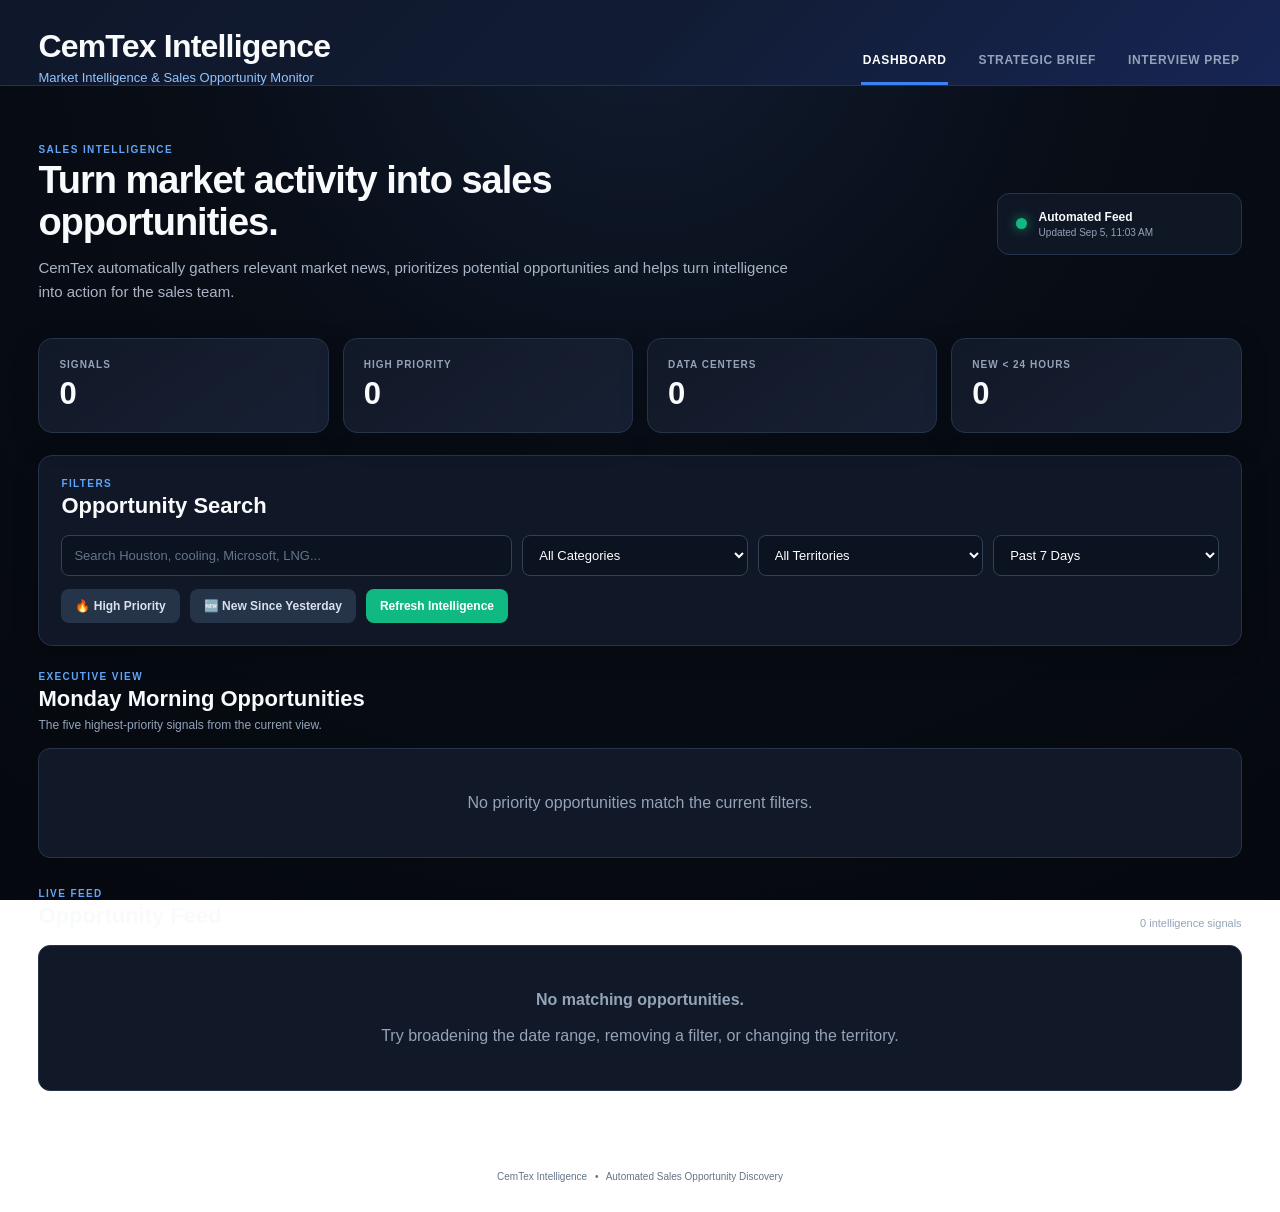
<file: index.html>
<!DOCTYPE html>
<html lang="en">

<head>
  <meta charset="UTF-8">

  <meta
    name="viewport"
    content="width=device-width, initial-scale=1.0"
  >

  <title>CemTex Intelligence</title>

  <link
    rel="stylesheet"
    href="style.css"
  >
</head>


<body>


<header class="topbar">

  <div class="topbar-inner">

    <div>

      <div class="brand">
        CemTex Intelligence
      </div>

      <div class="tagline">
        Market Intelligence & Sales Opportunity Monitor
      </div>

    </div>


    <nav class="nav">

      <a
        href="index.html"
        class="nav-link active"
      >
        Dashboard
      </a>

      <a
        href="strategy.html"
        class="nav-link"
      >
        Strategic Brief
      </a>

      <a
        href="prep.html"
        class="nav-link"
      >
        Interview Prep
      </a>

    </nav>

  </div>

</header>



<main class="container">


  <!-- HERO -->

  <section class="hero">

    <div>

      <div class="eyebrow">
        SALES INTELLIGENCE
      </div>

      <h1>
        Turn market activity into sales opportunities.
      </h1>

      <p>
        CemTex automatically gathers relevant market news,
        prioritizes potential opportunities and helps turn
        intelligence into action for the sales team.
      </p>

    </div>


    <div class="feed-status-box">

      <span class="status-dot"></span>

      <div>

        <div class="status-title">
          Automated Feed
        </div>

        <div id="feedUpdated">
          Loading latest intelligence...
        </div>

      </div>

    </div>

  </section>



  <!-- STATS -->

  <section class="stats">

    <div class="stat-card">

      <div class="stat-label">
        Signals
      </div>

      <div
        class="stat-number"
        id="articleCount"
      >
        —
      </div>

    </div>


    <div class="stat-card">

      <div class="stat-label">
        High Priority
      </div>

      <div
        class="stat-number"
        id="highCount"
      >
        —
      </div>

    </div>


    <div class="stat-card">

      <div class="stat-label">
        Data Centers
      </div>

      <div
        class="stat-number"
        id="dataCenterCount"
      >
        —
      </div>

    </div>


    <div class="stat-card">

      <div class="stat-label">
        New &lt; 24 Hours
      </div>

      <div
        class="stat-number"
        id="newCount"
      >
        —
      </div>

    </div>

  </section>



  <!-- FILTERS -->

  <section class="panel">

    <div class="section-heading">

      <div>

        <div class="eyebrow">
          FILTERS
        </div>

        <h2>
          Opportunity Search
        </h2>

      </div>

    </div>


    <div class="filter-grid">


      <input
        id="searchFilter"
        type="text"
        placeholder="Search Houston, cooling, Microsoft, LNG..."
      >


      <select id="categoryFilter">

        <option value="All">
          All Categories
        </option>

        <option value="Data Centers">
          Data Centers
        </option>

        <option value="Industrial Expansion">
          Industrial Expansion
        </option>

        <option value="Energy & Process">
          Energy & Process
        </option>

        <option value="Platform Watch">
          Platform Watch
        </option>

      </select>


      <select id="territoryFilter">

        <option value="All">
          All Territories
        </option>

        <option value="Texas / Gulf Coast">
          Texas / Gulf Coast
        </option>

        <option value="Texas">
          Texas
        </option>

        <option value="Houston">
          Houston
        </option>

        <option value="Louisiana">
          Louisiana
        </option>

      </select>


      <select id="timeFilter">

        <option value="1">
          Past 24 Hours
        </option>

        <option value="3">
          Past 3 Days
        </option>

        <option
          value="7"
          selected
        >
          Past 7 Days
        </option>

        <option value="14">
          Past 14 Days
        </option>

        <option value="31">
          Past Month
        </option>

        <option value="0">
          All Saved
        </option>

      </select>


    </div>


    <div class="button-row">

      <button
        id="highPriorityButton"
        class="filter-button"
      >
        🔥 High Priority
      </button>

      <button
        id="newButton"
        class="filter-button"
      >
        🆕 New Since Yesterday
      </button>

      <button
        id="refreshButton"
        class="primary-button"
      >
        Refresh Intelligence
      </button>

    </div>

  </section>



  <!-- MONDAY MORNING -->

  <section>

    <div class="section-heading">

      <div>

        <div class="eyebrow">
          EXECUTIVE VIEW
        </div>

        <h2>
          Monday Morning Opportunities
        </h2>

        <p>
          The five highest-priority signals from the current view.
        </p>

      </div>

    </div>


    <div
      class="priority-grid"
      id="priorityFeed"
    >

      <div class="loading-card">
        Loading top opportunities...
      </div>

    </div>

  </section>



  <!-- MAIN FEED -->

  <section>

    <div class="section-heading feed-heading">

      <div>

        <div class="eyebrow">
          LIVE FEED
        </div>

        <h2>
          Opportunity Feed
        </h2>

      </div>


      <div
        id="resultCount"
        class="result-count"
      >
        Loading...
      </div>

    </div>


    <div id="articleFeed">

      <div class="loading-card">
        Gathering current market intelligence...
      </div>

    </div>

  </section>


</main>



<footer>

  CemTex Intelligence
  <span>•</span>
  Automated Sales Opportunity Discovery

</footer>



<script src="dashboard.js"></script>


</body>

</html>
</file>
<file: style.css>
:root {
  --bg: #070b12;
  --bg-soft: #0b1220;
  --panel: #111827;
  --panel-light: #172033;
  --border: #263449;

  --text: #f8fafc;
  --muted: #94a3b8;

  --blue: #3b82f6;
  --blue-dark: #1d4ed8;

  --green: #10b981;
  --red: #ef4444;
  --orange: #f59e0b;
  --purple: #a855f7;
  --cyan: #06b6d4;
}


/* =========================
   GLOBAL
========================= */

* {
  box-sizing: border-box;
}

html {
  scroll-behavior: smooth;
}

body {
  margin: 0;

  font-family:
    Arial,
    Helvetica,
    sans-serif;

  color: var(--text);

  background:
    radial-gradient(
      circle at top,
      #111c30 0%,
      #080d16 42%,
      #05080e 100%
    );

  background-attachment: fixed;

  min-height: 100vh;
}

a {
  color: inherit;
}


/* =========================
   HEADER / NAVIGATION
========================= */

.topbar {
  background:
    linear-gradient(
      135deg,
      #0f172a,
      #111c33,
      #172554
    );

  border-bottom:
    1px solid #24324a;
}

.topbar-inner {
  width: 94%;
  max-width: 1280px;

  margin: auto;

  display: flex;
  justify-content: space-between;
  align-items: flex-end;

  gap: 30px;

  padding-top: 28px;
}

.brand {
  font-size: 32px;
  font-weight: 800;

  letter-spacing: -0.8px;
}

.tagline {
  margin-top: 5px;

  color: #93c5fd;

  font-size: 13px;
}

.nav {
  display: flex;
  gap: 28px;
}

.nav-link {
  color: #94a3b8;

  text-decoration: none;

  padding: 20px 2px 15px;

  border-bottom:
    3px solid transparent;

  font-size: 12px;
  font-weight: 800;

  letter-spacing: 0.65px;

  text-transform: uppercase;

  transition: 0.15s;
}

.nav-link:hover {
  color: white;
}

.nav-link.active {
  color: white;

  border-bottom-color:
    var(--blue);
}


/* =========================
   MAIN CONTAINER
========================= */

.container {
  width: 94%;
  max-width: 1280px;

  margin:
    28px auto 50px;
}


/* =========================
   HERO
========================= */

.hero {
  display: flex;
  justify-content: space-between;
  align-items: center;

  gap: 40px;

  padding:
    30px 0 34px;
}

.hero h1 {
  margin:
    5px 0 12px;

  max-width: 760px;

  font-size: 38px;
  line-height: 1.1;

  letter-spacing: -1px;
}

.hero p {
  margin: 0;

  max-width: 760px;

  color: #a8b4c5;

  font-size: 15px;
  line-height: 1.6;
}

.eyebrow {
  color: #60a5fa;

  font-size: 10px;
  font-weight: 800;

  letter-spacing: 1.4px;

  text-transform: uppercase;
}

.feed-status-box {
  min-width: 245px;

  display: flex;
  align-items: center;

  gap: 12px;

  background:
    rgba(
      17,
      24,
      39,
      0.85
    );

  border:
    1px solid var(--border);

  border-radius: 12px;

  padding:
    16px 18px;
}

.status-dot {
  width: 11px;
  height: 11px;

  border-radius: 50%;

  background:
    var(--green);

  box-shadow:
    0 0 12px
    rgba(
      16,
      185,
      129,
      0.8
    );

  flex-shrink: 0;
}

.status-title {
  font-size: 12px;
  font-weight: 750;

  margin-bottom: 3px;
}

#feedUpdated {
  color: var(--muted);

  font-size: 10px;
}


/* =========================
   DASHBOARD STATS
========================= */

.stats {
  display: grid;

  grid-template-columns:
    repeat(4, 1fr);

  gap: 14px;

  margin-bottom: 22px;
}

.stat-card {
  background:
    linear-gradient(
      145deg,
      #111827,
      #172033
    );

  border:
    1px solid var(--border);

  border-radius: 14px;

  padding: 20px;

  box-shadow:
    0 8px 28px
    rgba(
      0,
      0,
      0,
      0.19
    );
}

.stat-label {
  color: var(--muted);

  font-size: 10px;
  font-weight: 800;

  letter-spacing: 1px;

  text-transform: uppercase;
}

.stat-number {
  margin-top: 6px;

  font-size: 31px;
  font-weight: 800;
}


/* =========================
   PANELS
========================= */

.panel {
  background:
    rgba(
      17,
      24,
      39,
      0.95
    );

  border:
    1px solid var(--border);

  border-radius: 14px;

  padding: 22px;

  margin-bottom: 25px;

  box-shadow:
    0 8px 28px
    rgba(
      0,
      0,
      0,
      0.16
    );
}

.section-heading {
  display: flex;

  justify-content: space-between;
  align-items: flex-end;

  gap: 12px;

  margin-bottom: 16px;
}

.section-heading h2 {
  margin:
    4px 0 0;

  font-size: 22px;
}

.section-heading p {
  margin:
    6px 0 0;

  color: var(--muted);

  font-size: 12px;
}

.feed-heading {
  margin-top: 30px;
}


/* =========================
   FILTERS
========================= */

.filter-grid {
  display: grid;

  grid-template-columns:
    2fr 1fr 1fr 1fr;

  gap: 10px;
}

input,
select {
  width: 100%;

  padding:
    11px 12px;

  color: white;

  background:
    #0b1220;

  border:
    1px solid #334155;

  border-radius: 8px;

  font-size: 13px;

  outline: none;
}

input:focus,
select:focus {
  border-color:
    var(--blue);

  box-shadow:
    0 0 0 2px
    rgba(
      59,
      130,
      246,
      0.12
    );
}

input::placeholder {
  color: #64748b;
}

.button-row {
  display: flex;

  gap: 10px;

  flex-wrap: wrap;

  margin-top: 13px;
}

button {
  border: none;

  border-radius: 8px;

  padding:
    10px 14px;

  font-size: 12px;
  font-weight: 750;

  cursor: pointer;

  transition: 0.15s;
}

button:hover {
  transform:
    translateY(-1px);
}

.primary-button {
  color: white;

  background:
    var(--green);
}

.primary-button:hover {
  background:
    #059669;
}

.filter-button {
  color: #d8e1ed;

  background:
    #263449;
}

.filter-button.active {
  background:
    #7f1d1d;

  color: #fecaca;
}


/* =========================
   PRIORITY CARDS
========================= */

.priority-grid {
  display: grid;

  grid-template-columns:
    repeat(5, 1fr);

  gap: 10px;

  margin-bottom: 26px;
}

.priority-card {
  min-height: 215px;

  padding: 15px;

  background:
    linear-gradient(
      145deg,
      #121c2f,
      #151f32
    );

  border:
    1px solid #334155;

  border-top:
    3px solid
    var(--green);

  border-radius: 11px;
}

.priority-rank {
  color: var(--green);

  font-size: 10px;
  font-weight: 800;

  letter-spacing: 0.5px;

  text-transform: uppercase;
}

.priority-card h3 {
  margin:
    9px 0;

  font-size: 14px;
  line-height: 1.4;
}

.priority-card h3 a {
  color: white;

  text-decoration: none;
}

.priority-card h3 a:hover {
  color: #60a5fa;
}

.priority-meta {
  color: var(--muted);

  font-size: 10px;

  line-height: 1.4;

  margin-bottom: 10px;
}

.priority-score {
  display: inline-block;

  padding:
    4px 7px;

  border-radius: 10px;

  background:
    rgba(
      239,
      68,
      68,
      0.14
    );

  color: #fca5a5;

  font-size: 10px;
  font-weight: 750;
}


/* =========================
   ARTICLE FEED
========================= */

.article-card {
  padding: 20px;

  margin-bottom: 13px;

  background:
    linear-gradient(
      145deg,
      #111827,
      #141d2d
    );

  border:
    1px solid var(--border);

  border-left:
    5px solid
    var(--blue);

  border-radius: 12px;

  box-shadow:
    0 6px 20px
    rgba(
      0,
      0,
      0,
      0.14
    );
}

.article-card.high {
  border-left-color:
    var(--red);
}

.article-card.medium {
  border-left-color:
    var(--orange);
}

.article-card h3 {
  margin:
    5px 0 8px;

  font-size: 18px;
  line-height: 1.35;
}

.article-card h3 a {
  color: white;

  text-decoration: none;
}

.article-card h3 a:hover {
  color: #60a5fa;
}

.meta {
  color: var(--muted);

  font-size: 11px;

  margin-bottom: 11px;
}

.badges {
  display: flex;

  gap: 7px;

  flex-wrap: wrap;
}

.badge {
  display: inline-block;

  border-radius: 12px;

  padding:
    5px 8px;

  font-size: 9px;
  font-weight: 800;

  letter-spacing: 0.2px;
}

.badge-high {
  color: #fca5a5;

  background:
    rgba(
      239,
      68,
      68,
      0.14
    );
}

.badge-medium {
  color: #fcd34d;

  background:
    rgba(
      245,
      158,
      11,
      0.15
    );
}

.badge-normal {
  color: #93c5fd;

  background:
    rgba(
      59,
      130,
      246,
      0.15
    );
}

.badge-category {
  color: #6ee7b7;

  background:
    rgba(
      16,
      185,
      129,
      0.13
    );
}

.badge-new {
  color: #d8b4fe;

  background:
    rgba(
      168,
      85,
      247,
      0.16
    );
}

.sales-intelligence {
  margin-top: 12px;

  padding: 12px;

  background:
    #0b1220;

  border:
    1px solid #263449;

  border-radius: 8px;

  color: #cbd5e1;

  font-size: 12px;
  line-height: 1.5;
}

.sales-intelligence strong {
  color: white;
}

.trigger {
  margin-top: 8px;

  color: #64748b;

  font-size: 10px;
}

.result-count {
  color: var(--muted);

  font-size: 11px;
}


/* =========================
   LOADING / EMPTY / ERRORS
========================= */

.loading-card,
.empty-card,
.error-card {
  padding: 45px 25px;

  background:
    #111827;

  border:
    1px solid var(--border);

  border-radius: 12px;

  color: var(--muted);

  text-align: center;
}

.error-card {
  color: #fca5a5;

  border-color:
    #7f1d1d;
}


/* =========================
   STRATEGY / PREP PAGES
========================= */

.content-hero {
  padding:
    24px 0 28px;
}

.content-hero h1 {
  margin:
    5px 0 10px;

  font-size: 36px;
}

.content-hero p {
  max-width: 760px;

  color: var(--muted);

  line-height: 1.6;
}

.brief-grid {
  display: grid;

  grid-template-columns:
    repeat(2, 1fr);

  gap: 14px;

  margin-bottom: 20px;
}

.brief-card {
  background:
    linear-gradient(
      145deg,
      #111827,
      #172033
    );

  border:
    1px solid var(--border);

  border-radius: 14px;

  padding: 21px;
}

.brief-card h3 {
  margin:
    0 0 10px;

  font-size: 18px;
}

.brief-card p,
.brief-card li {
  color: #b8c2d0;

  font-size: 13px;
  line-height: 1.55;
}

.brief-card ul {
  padding-left: 20px;
}

.quote-card {
  background:
    linear-gradient(
      135deg,
      rgba(
        37,
        99,
        235,
        0.18
      ),
      rgba(
        17,
        24,
        39,
        0.96
      )
    );

  border:
    1px solid
    rgba(
      59,
      130,
      246,
      0.45
    );

  border-left:
    4px solid
    var(--blue);

  border-radius: 12px;

  padding: 20px;

  margin-bottom: 18px;

  font-size: 15px;
  line-height: 1.6;
}

.prep-question {
  margin-bottom: 12px;

  padding: 17px;

  background:
    #111827;

  border:
    1px solid var(--border);

  border-radius: 10px;
}

.prep-question h3 {
  margin:
    0 0 9px;

  font-size: 15px;
}

.prep-question p {
  margin: 0;

  color: #b8c2d0;

  font-size: 13px;
  line-height: 1.55;
}


/* =========================
   FOOTER
========================= */

footer {
  padding: 30px;

  color: #64748b;

  font-size: 10px;

  text-align: center;
}

footer span {
  margin:
    0 5px;
}


/* =========================
   RESPONSIVE
========================= */

@media(max-width: 1080px) {

  .priority-grid {
    grid-template-columns:
      repeat(3, 1fr);
  }

  .filter-grid {
    grid-template-columns:
      repeat(2, 1fr);
  }

}


@media(max-width: 850px) {

  .topbar-inner {
    align-items: flex-start;

    flex-direction: column;
  }

  .nav {
    width: 100%;
  }

  .hero {
    align-items: flex-start;

    flex-direction: column;
  }

  .stats {
    grid-template-columns:
      repeat(2, 1fr);
  }

  .brief-grid {
    grid-template-columns:
      1fr;
  }

}


@media(max-width: 600px) {

  .brand {
    font-size: 27px;
  }

  .nav {
    gap: 15px;
  }

  .nav-link {
    font-size: 10px;
  }

  .hero h1 {
    font-size: 30px;
  }

  .stats,
  .filter-grid,
  .priority-grid {
    grid-template-columns:
      1fr;
  }

}
</file>
